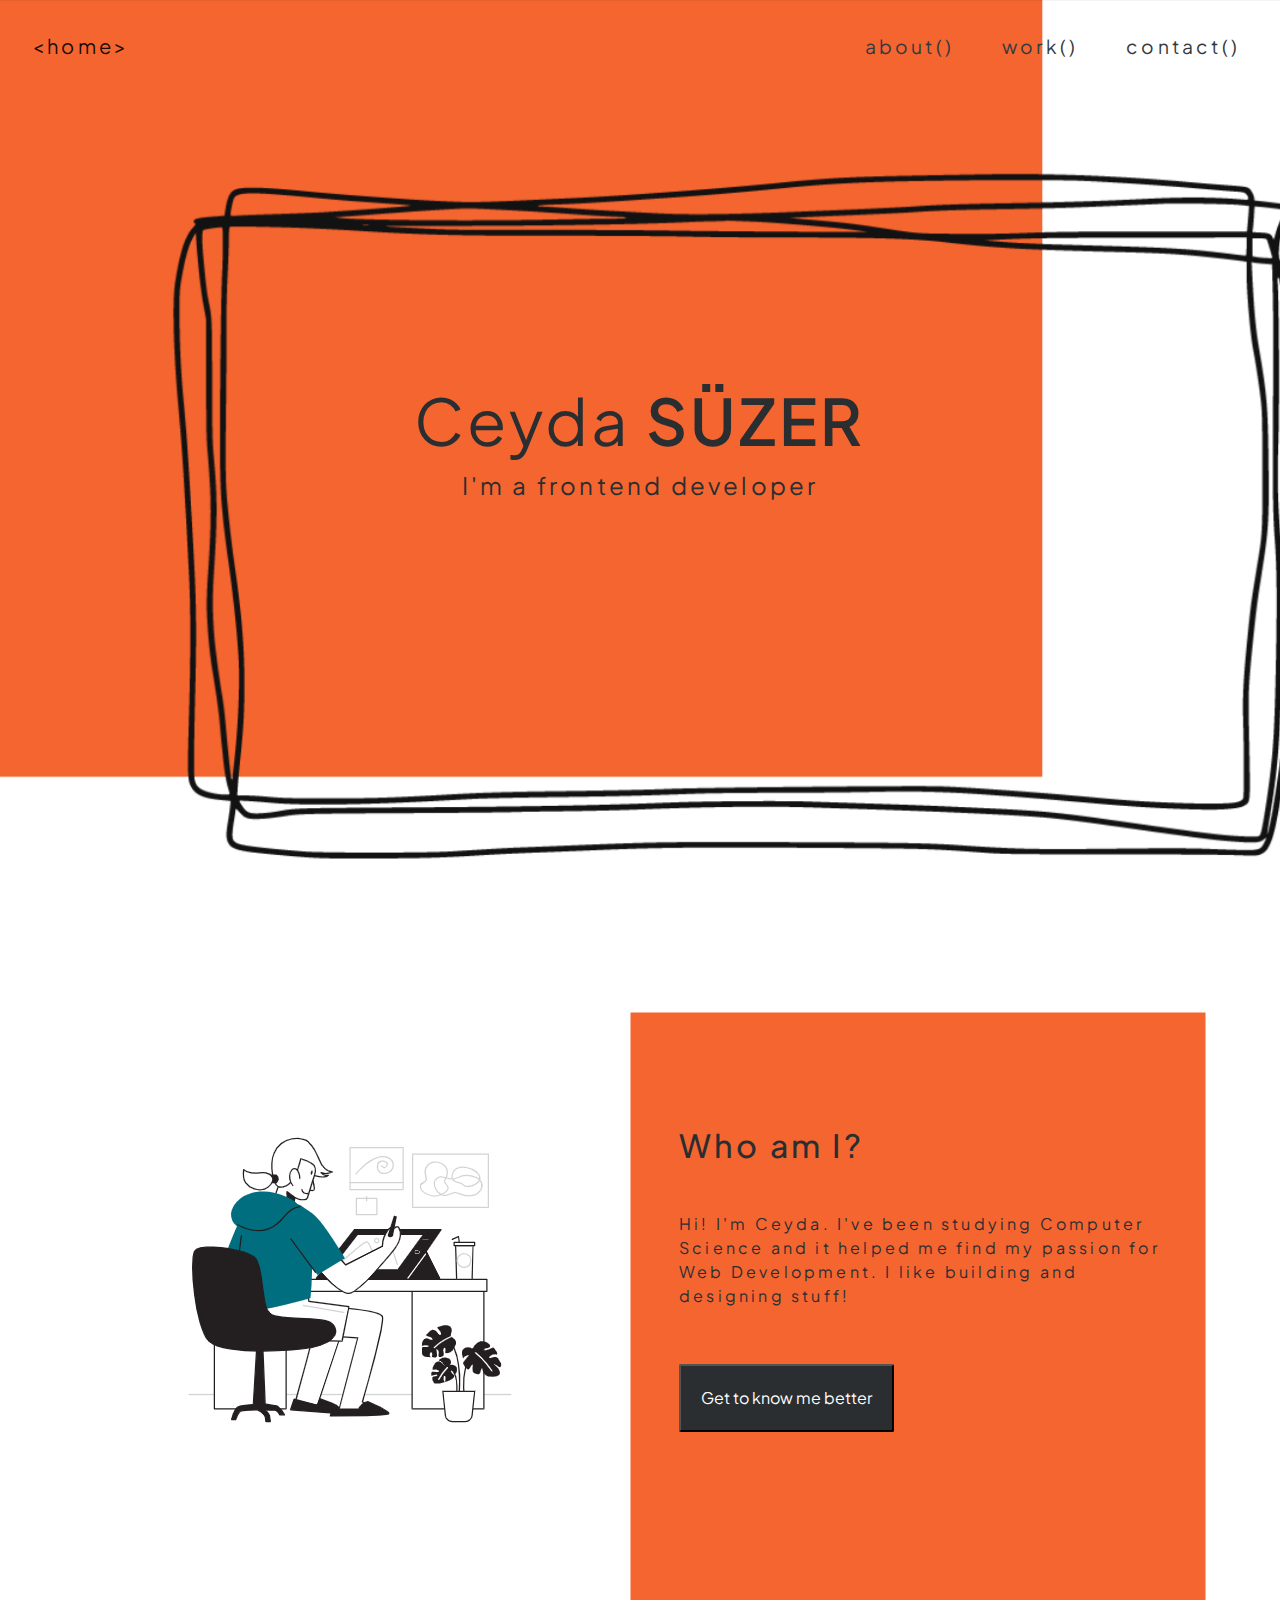
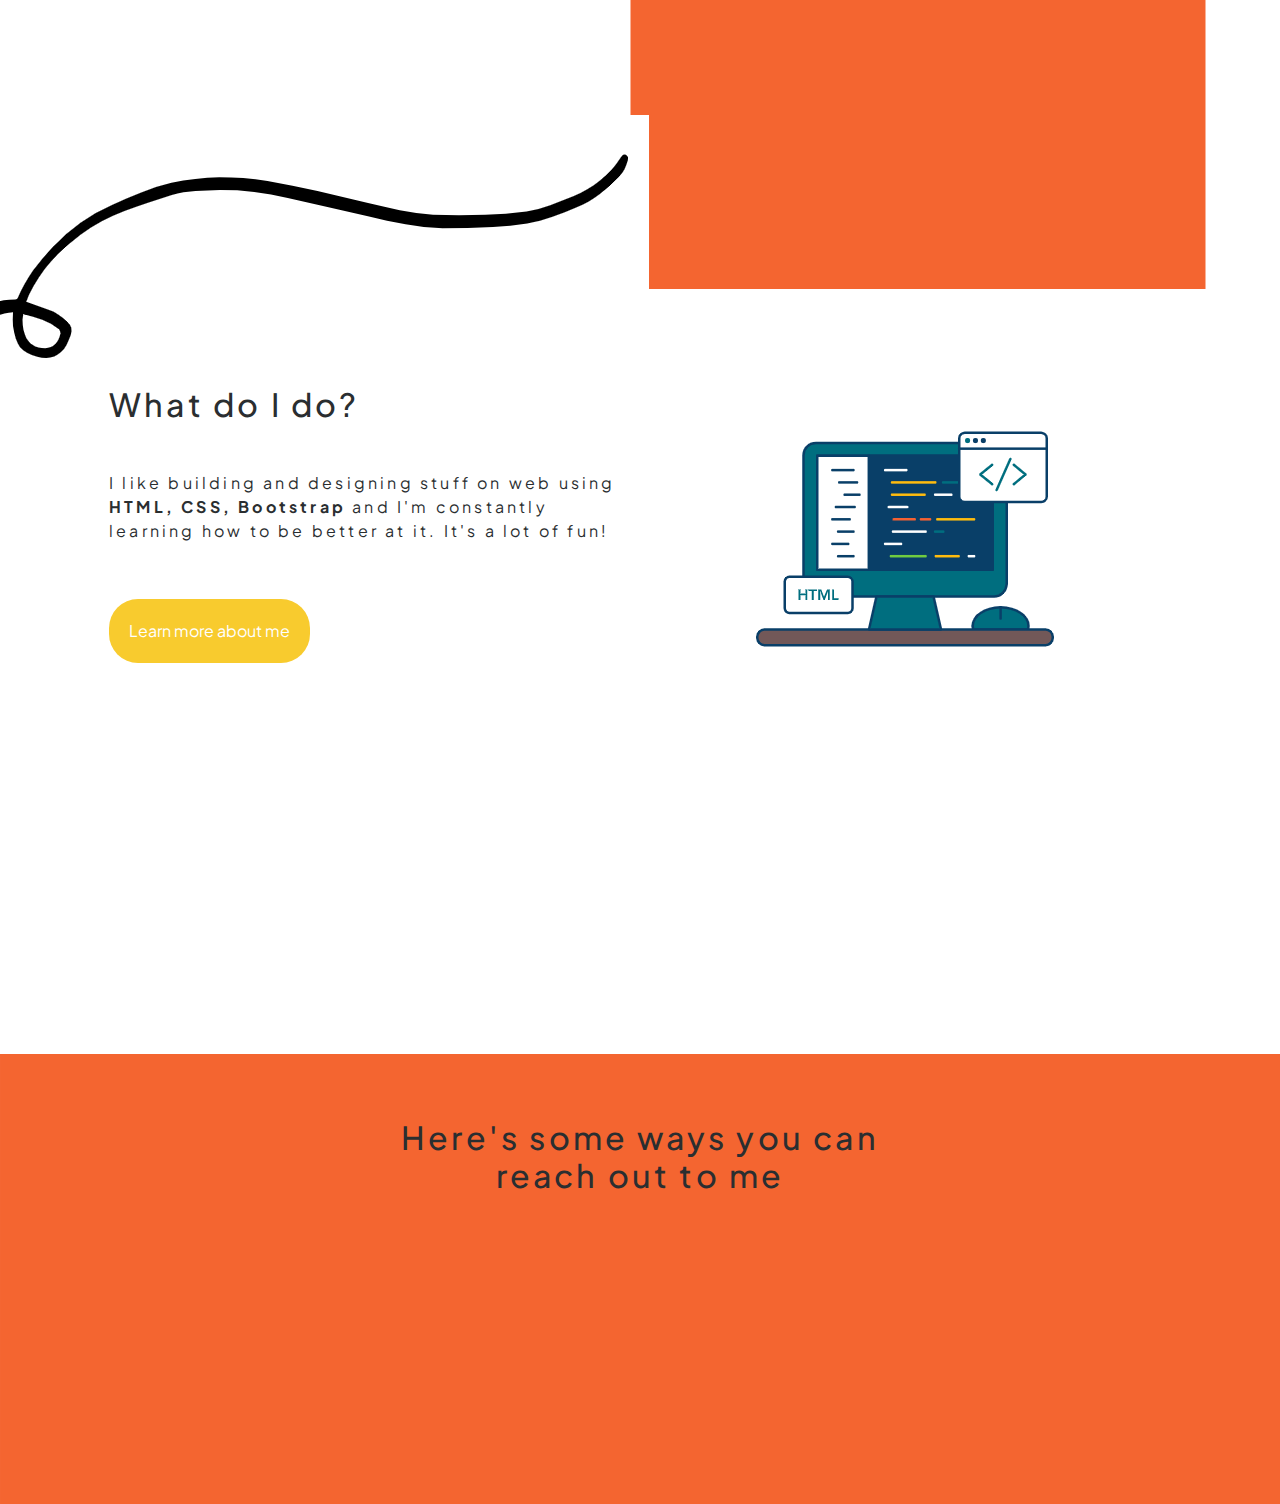
<file: index.html>
<!doctype html>
<html lang="en">
  <head>
    <title>Ceyda Süzer</title>
    <!-- Required meta tags -->
    <meta charset="utf-8">
    <meta name="viewport" content="width=device-width, initial-scale=1, shrink-to-fit=no">

    <!-- Bootstrap CSS -->
    <link rel="stylesheet" href="https://stackpath.bootstrapcdn.com/bootstrap/4.3.1/css/bootstrap.min.css" integrity="sha384-ggOyR0iXCbMQv3Xipma34MD+dH/1fQ784/j6cY/iJTQUOhcWr7x9JvoRxT2MZw1T" crossorigin="anonymous">
    
    <!-- Google Fonts -->
    <link rel="preconnect" href="https://fonts.googleapis.com">
    <link rel="preconnect" href="https://fonts.gstatic.com" crossorigin>
    <link href="https://fonts.googleapis.com/css2?family=Plus+Jakarta+Sans:wght@300;400;500;600&display=swap" rel="stylesheet">
    
    <!-- Font Awesome -->
    <link rel="stylesheet" href="https://cdnjs.cloudflare.com/ajax/libs/font-awesome/6.1.1/css/all.min.css" integrity="sha512-KfkfwYDsLkIlwQp6LFnl8zNdLGxu9YAA1QvwINks4PhcElQSvqcyVLLD9aMhXd13uQjoXtEKNosOWaZqXgel0g==" crossorigin="anonymous" referrerpolicy="no-referrer" />

    <!-- CSS -->
    <link rel="stylesheet" href="assets/style.css">
  </head>

  <body>
    <header class="header-bg-img">
      <div class="container"></div>
        <nav class="navbar navbar-expand-lg navbar-light">  
          <a class="navbar-brand ml-3" href="index.html">&#60;home&#62;</a>
          <button class="navbar-toggler ml-auto" type="button" data-toggle="collapse" data-target="#navbarTogglerDemo01" aria-controls="navbarTogglerDemo01" aria-expanded="false" aria-label="Toggle navigation">
            <span class="navbar-toggler-icon"></span>
          </button>
          <div class="collapse navbar-collapse" id="navbarTogglerDemo01">            
            <ul class="nav navbar-nav ml-auto float-right">
              <li class="nav-item"><a class="nav-link text-dark" href="about-me.html#about-me-timeline">about()</a></li>
              <li class="nav-item"><a class="nav-link text-dark" href="my-work.html">work()</a></li>
              <li class="nav-item"><a class="nav-link text-dark" href="#contact-me">contact()</a></li>
            </ul>
          </div> 
        </nav>
      </div>     
    </header>

    <div class="header-div">
      <h1>Ceyda <span class="text-bold">SÜZER</span></h1>
      <p>I'm a frontend developer</p>
    </div>

    <div class="container">
      <section id="about-me">
        <div class="container mt-5">
          <div class="row">
            <div class="col-lg-6 col-md-4 about-left"><img src="images/Designer _Flatline.png" alt="designer-img"></div>
            <div class="col-lg-6 col-md-8 about-right">
              <div class="about-me-content mt-5 ml-4">
                <h2 class="pt-5 mb-5">Who am I?</h2>
                <p class="mb-5">Hi! I'm Ceyda. I've been studying Computer Science and it helped me find my passion for Web Development. I like building and designing stuff!</p>
                <button class="rectangle-btn mt-2"><a href="about-me.html">Get to know me better</a></button>
              </div>
            </div>
          </div>
        </div>
      </section>
    </div>

    <div class="wave-img">
      <div class="container">
        <img src="images/wave.png" alt="doodle-wave">
      </div>
    </div>

  
    <section id="my-work">
      <div class="container">
        <div class="row">
          <div class="col-lg-6 work-left mt-5">
            <div class="work-content ml-4">
              <h2 class="pt-5 mb-5">What do I do?</h2>
              <p class="mb-5">I like building and designing stuff on web using <strong>HTML, CSS, Bootstrap</strong> and I'm constantly learning how to be better at it. It's a lot of fun!</p>
              <button class="yellow-btn mt-2"><a href="my-work.html">Learn more about me</a></button>
            </div>
          </div>
          <div class="col-lg-6 work-right">
            <img src="images/Web development _Outline.png" alt="pc-image">
          </div>
        </div>
      </div>
    </section>


    <footer id="contact-me">
      <div class="footer-bg">
        <div class="container">
          <div class="row">
            <h2 class="mb-5">Here's some ways you can reach out to me</h2>
          </div>
          <div class="row">
            <div class="col">
              <a href="mailto:ceydasuzerr17@gmail.com" class="ml-4"><i class="fa-solid fa-square-envelope icon-color"></i></a>
            </div>
            <div class="col">
              <a href="https://github.com/ceydasuzer" class="ml-4"><i class="fa-brands fa-github icon-color"></i></a>
            </div>
            <div class="col col-md-4">
              <a href="https://www.linkedin.com/in/ceydasuzer/" class="ml-4"><i class="fa-brands fa-linkedin icon-color"></i></a>
            </div>
          </div>
        </div>
      </div>
    </footer>

    <!-- Optional JavaScript -->
    <!-- jQuery first, then Popper.js, then Bootstrap JS -->
    <script src="https://code.jquery.com/jquery-3.3.1.slim.min.js" integrity="sha384-q8i/X+965DzO0rT7abK41JStQIAqVgRVzpbzo5smXKp4YfRvH+8abtTE1Pi6jizo" crossorigin="anonymous"></script>
    <script src="https://cdnjs.cloudflare.com/ajax/libs/popper.js/1.14.7/umd/popper.min.js" integrity="sha384-UO2eT0CpHqdSJQ6hJty5KVphtPhzWj9WO1clHTMGa3JDZwrnQq4sF86dIHNDz0W1" crossorigin="anonymous"></script>
    <script src="https://stackpath.bootstrapcdn.com/bootstrap/4.3.1/js/bootstrap.min.js" integrity="sha384-JjSmVgyd0p3pXB1rRibZUAYoIIy6OrQ6VrjIEaFf/nJGzIxFDsf4x0xIM+B07jRM" crossorigin="anonymous"></script>
  </body>
</html>
</file>
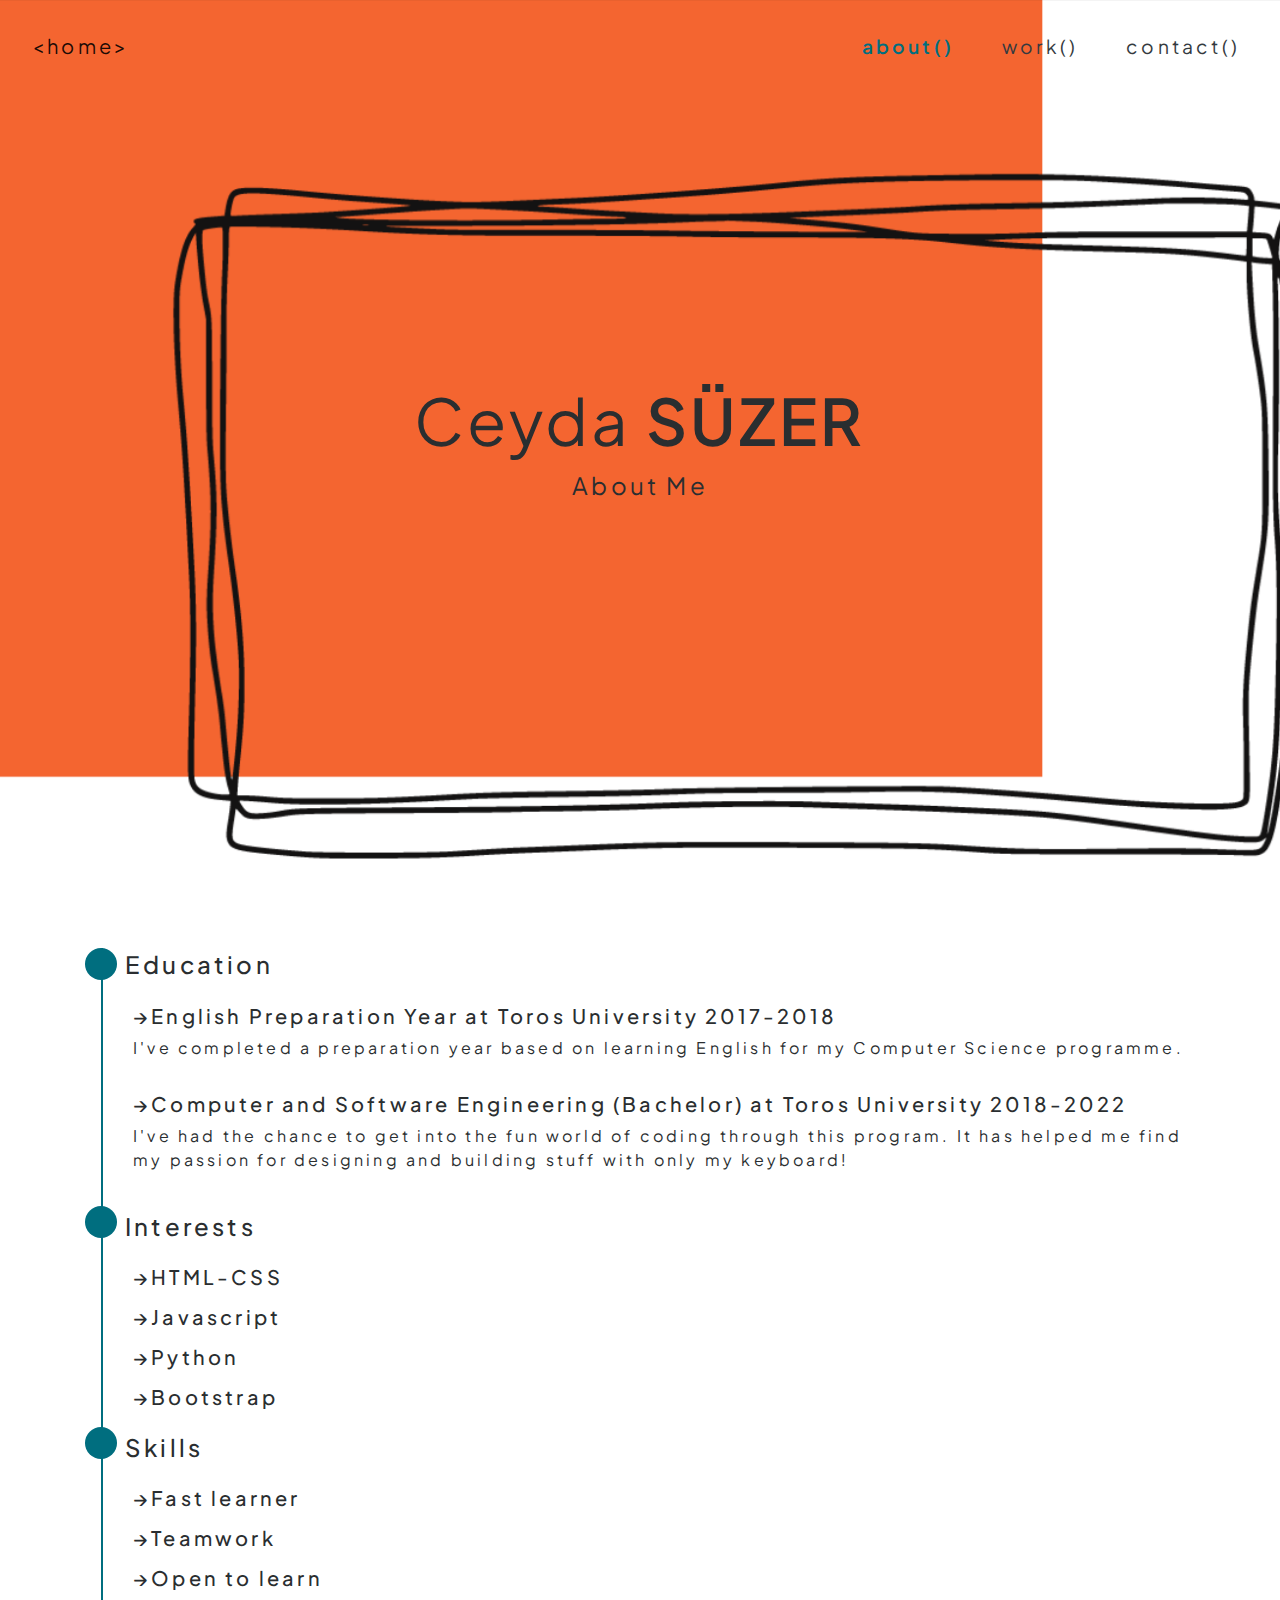
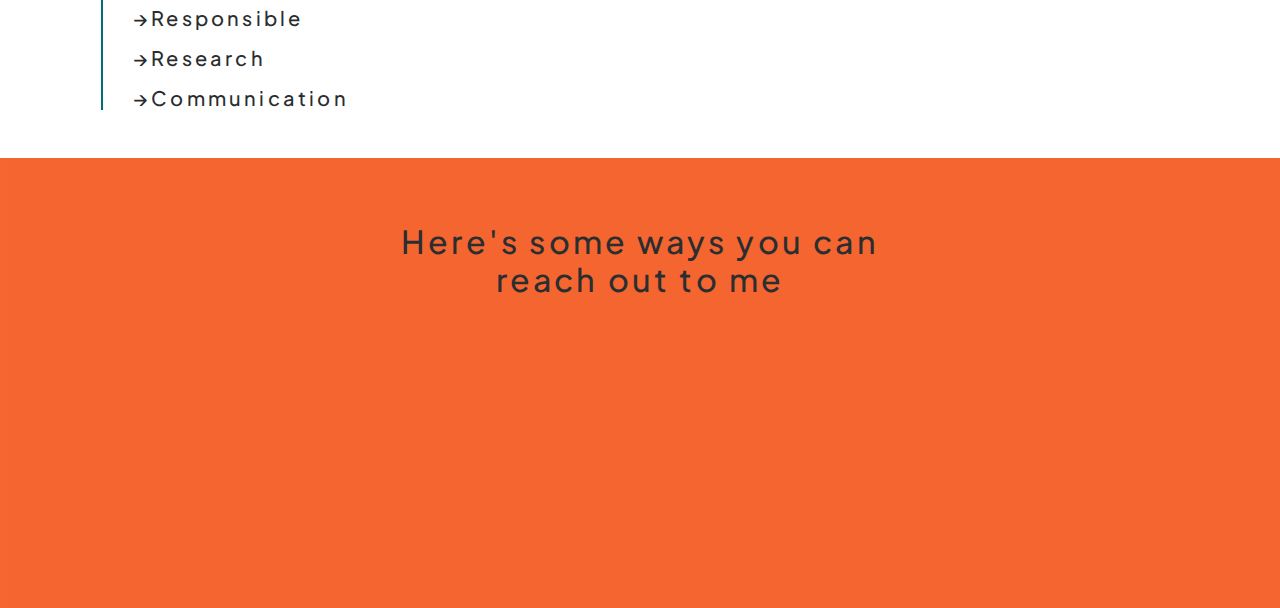
<file: about-me.html>
<!doctype html>
<html lang="en">
  <head>
    <title>Ceyda Süzer</title>
    <!-- Required meta tags -->
    <meta charset="utf-8">
    <meta name="viewport" content="width=device-width, initial-scale=1, shrink-to-fit=no">

    <!-- Bootstrap CSS -->
    <link rel="stylesheet" href="https://stackpath.bootstrapcdn.com/bootstrap/4.3.1/css/bootstrap.min.css" integrity="sha384-ggOyR0iXCbMQv3Xipma34MD+dH/1fQ784/j6cY/iJTQUOhcWr7x9JvoRxT2MZw1T" crossorigin="anonymous">
    
    <!-- Google Fonts -->
    <link rel="preconnect" href="https://fonts.googleapis.com">
    <link rel="preconnect" href="https://fonts.gstatic.com" crossorigin>
    <link href="https://fonts.googleapis.com/css2?family=Plus+Jakarta+Sans:wght@300;400;500;600&display=swap" rel="stylesheet">
    
    <!-- Font Awesome -->
    <link rel="stylesheet" href="https://cdnjs.cloudflare.com/ajax/libs/font-awesome/6.1.1/css/all.min.css" integrity="sha512-KfkfwYDsLkIlwQp6LFnl8zNdLGxu9YAA1QvwINks4PhcElQSvqcyVLLD9aMhXd13uQjoXtEKNosOWaZqXgel0g==" crossorigin="anonymous" referrerpolicy="no-referrer" />

    <!-- CSS -->
    <link rel="stylesheet" href="assets/style.css">
  </head>
  <body>
    <header class="header-bg-img">
      <div class="container"></div>
        <nav class="navbar navbar-expand-lg navbar-light">  
          <a class="navbar-brand ml-3" href="index.html">&#60;home&#62;</a>
          <button class="navbar-toggler ml-auto" type="button" data-toggle="collapse" data-target="#navbarTogglerDemo01" aria-controls="navbarTogglerDemo01" aria-expanded="false" aria-label="Toggle navigation">
            <span class="navbar-toggler-icon"></span>
          </button>
          <div class="collapse navbar-collapse" id="navbarTogglerDemo01">            
            <ul class="nav navbar-nav ml-auto float-right">
              <li class="nav-item"><a class="nav-link text-dark active" href="about-me.html#about-me-timeline">about()</a></li>
              <li class="nav-item"><a class="nav-link text-dark" href="my-work.html#my-work-timeline">work()</a></li>
              <li class="nav-item"><a class="nav-link text-dark" href="#contact-me">contact()</a></li>
            </ul>
          </div> 
        </nav>
      </div>     
    </header>

    <div class="header-div">
      <h1>Ceyda <span class="text-bold">SÜZER</span></h1>
      <p>About Me</p>
    </div>

    <section id="about-me-timeline" class="container mt-5 mb-5">
        <div class="timeline-container">
          <!-- Left vertical line -->
          <div class="container__line"></div>
      
          <!-- The timeline items container -->
          <ul class="container__items">
              <!-- Each timeline item -->
              <li class="container__item">
                  <!-- The circle and title -->
                  <div class="container__top">
                      <!-- The circle -->
                      <div class="container__circle mb-2"></div>
      
                      <!-- The title -->
                      <div class="container__title ml-2">
                          <h4>Education</h4>
                      </div>
                  </div>
      
                  <!-- The description -->
                  <div class="container__desc">
                    <h5 class="mt-3">&#8594;English Preparation Year at Toros University 2017-2018</h5>
                    <p>I've completed a preparation year based on learning English for my Computer Science programme.</p>
                  </div>
                  <div class="container__desc">
                    <h5 class="mt-3">&#8594;Computer and Software Engineering (Bachelor) at Toros University 2018-2022</h5>
                    <p>I've had the chance to get into the fun world of coding through this program. It has helped me find my passion for designing and building stuff with only my keyboard! </p>
                  </div>
              </li>
      
              <!-- Repeat other items -->
              <li class="container__item">
                <!-- The circle and title -->
                <div class="container__top">
                    <!-- The circle -->
                    <div class="container__circle"></div>
    
                    <!-- The title -->
                    <div class="container__title mt-3 ml-2">
                      <h4>Interests</h4>
                    </div>
                </div>
    
                <!-- The description -->
                <div class="container__desc">
                    <h5 class="mt-3">&#8594;HTML-CSS</h5>
                </div>
                <div class="container__desc">
                  <h5 class="mt-3">&#8594;Javascript</h5>
                </div>
                <div class="container__desc">
                  <h5 class="mt-3">&#8594;Python</h5>
                </div>
                <div class="container__desc">
                  <h5 class="mt-3">&#8594;Bootstrap</h5>
                </div>
            </li>

              <!-- Repeat other items -->
              <li class="container__item">
                <!-- The circle and title -->
                <div class="container__top">
                    <!-- The circle -->
                    <div class="container__circle"></div>
    
                    <!-- The title -->
                    <div class="container__title mt-3 ml-2">
                      <h4>Skills</h4>
                    </div>
                </div>
    
                <!-- The description -->
                <div class="container__desc">
                  <h5 class="mt-3">&#8594;Fast learner</h5>
                </div>
                <div class="container__desc">
                  <h5 class="mt-3">&#8594;Teamwork</h5>
                </div>
                <div class="container__desc">
                  <h5 class="mt-3">&#8594;Open to learn</h5>
                </div>
                <div class="container__desc">
                  <h5 class="mt-3">&#8594;Responsible</h5>
                </div>
                <div class="container__desc">
                  <h5 class="mt-3">&#8594;Research</h5>
                </div>
                <div class="container__desc">
                  <h5 class="mt-3">&#8594;Communication</h5>
                </div>
            </li>
          </ul>
      </div>
    </section>


    <footer id="contact-me">
      <div class="footer-bg">
        <div class="container">
          <div class="row">
            <h2 class="mb-5">Here's some ways you can reach out to me</h2>
          </div>
          <div class="row">
            <div class="col">
              <a href="mailto:ceydasuzerr17@gmail.com" class="ml-4"><i class="fa-solid fa-square-envelope icon-color"></i></a>
            </div>
            <div class="col">
              <a href="https://github.com/ceydasuzer" class="ml-4"><i class="fa-brands fa-github icon-color"></i></a>
            </div>
            <div class="col col-md-4">
              <a href="https://www.linkedin.com/in/ceydasuzer/" class="ml-4"><i class="fa-brands fa-linkedin icon-color"></i></a>
            </div>
          </div>
        </div>
      </div>
    </footer>

    <!-- Optional JavaScript -->
    <!-- jQuery first, then Popper.js, then Bootstrap JS -->
    <script src="https://code.jquery.com/jquery-3.3.1.slim.min.js" integrity="sha384-q8i/X+965DzO0rT7abK41JStQIAqVgRVzpbzo5smXKp4YfRvH+8abtTE1Pi6jizo" crossorigin="anonymous"></script>
    <script src="https://cdnjs.cloudflare.com/ajax/libs/popper.js/1.14.7/umd/popper.min.js" integrity="sha384-UO2eT0CpHqdSJQ6hJty5KVphtPhzWj9WO1clHTMGa3JDZwrnQq4sF86dIHNDz0W1" crossorigin="anonymous"></script>
    <script src="https://stackpath.bootstrapcdn.com/bootstrap/4.3.1/js/bootstrap.min.js" integrity="sha384-JjSmVgyd0p3pXB1rRibZUAYoIIy6OrQ6VrjIEaFf/nJGzIxFDsf4x0xIM+B07jRM" crossorigin="anonymous"></script>
  </body>
</html>
</file>
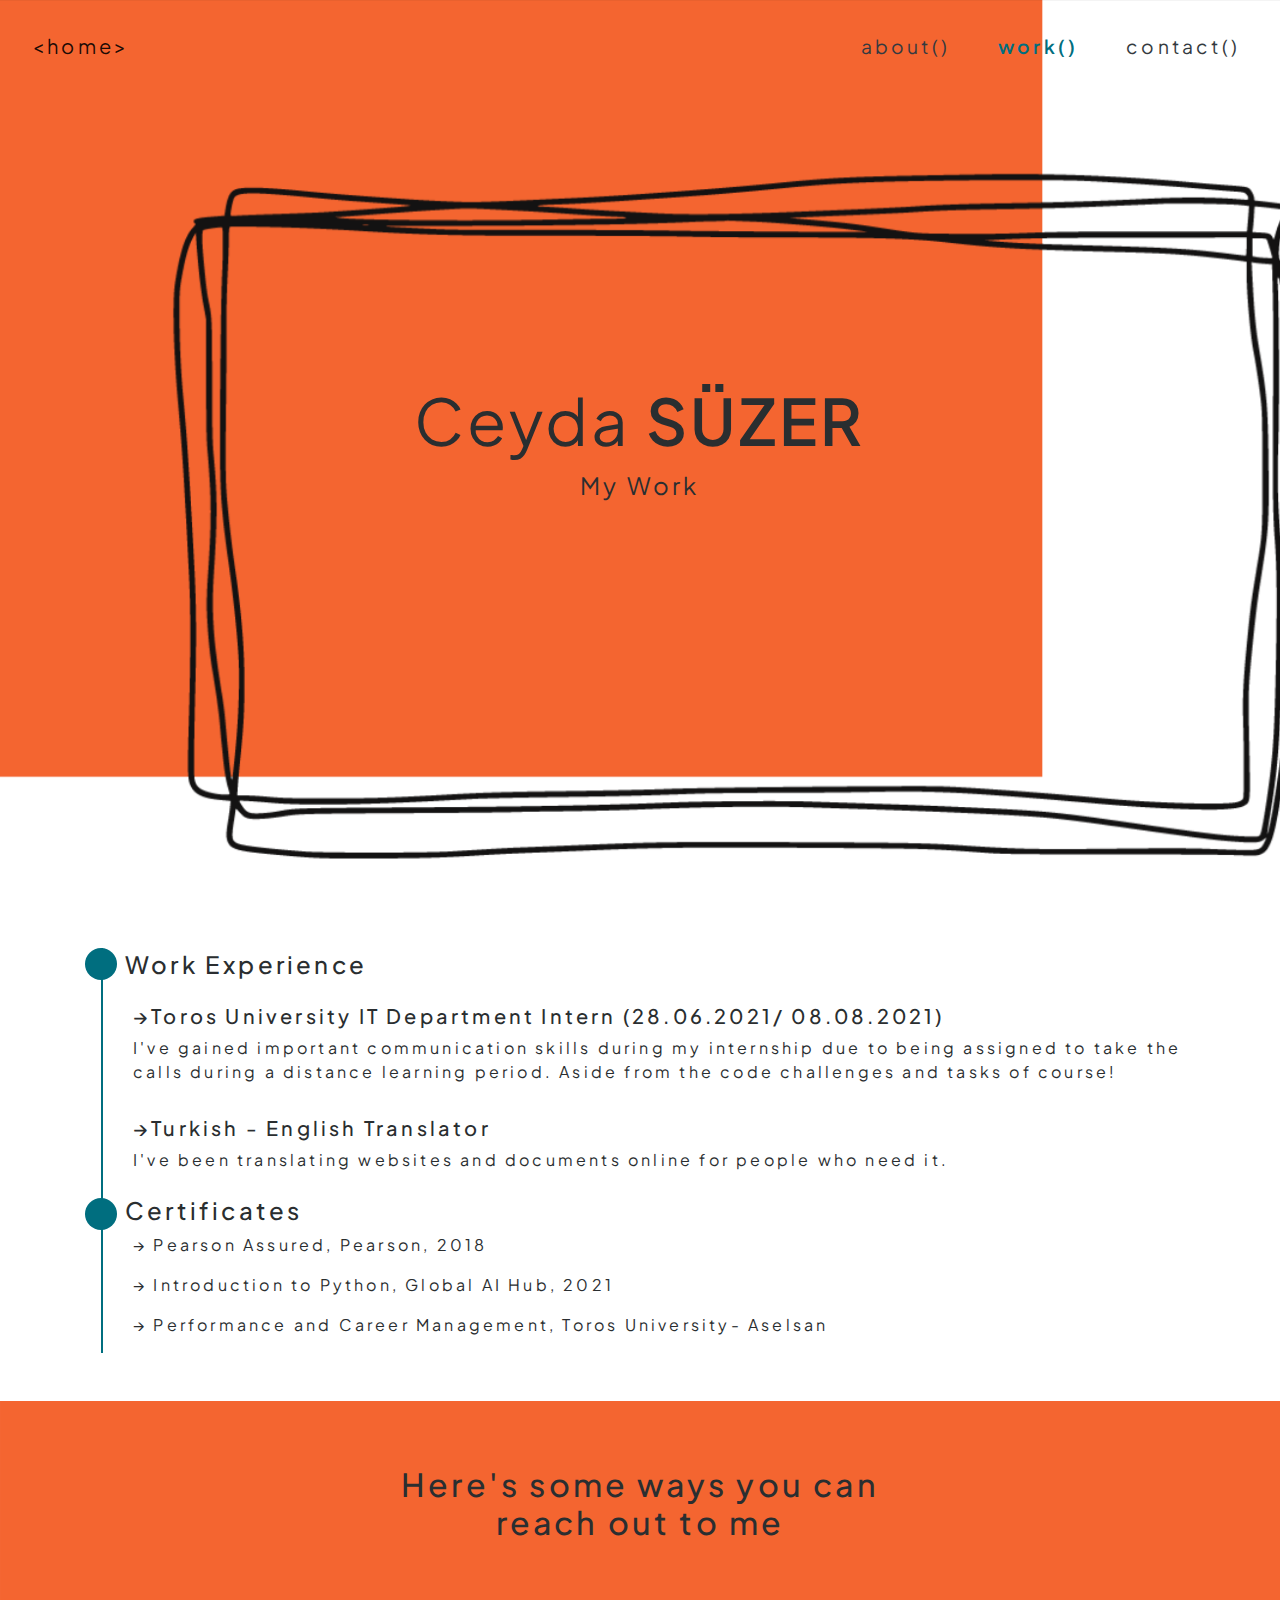
<file: my-work.html>
<!doctype html>
<html lang="en">
  <head>
    <title>Ceyda Süzer</title>
    <!-- Required meta tags -->
    <meta charset="utf-8">
    <meta name="viewport" content="width=device-width, initial-scale=1, shrink-to-fit=no">

    <!-- Bootstrap CSS -->
    <link rel="stylesheet" href="https://stackpath.bootstrapcdn.com/bootstrap/4.3.1/css/bootstrap.min.css" integrity="sha384-ggOyR0iXCbMQv3Xipma34MD+dH/1fQ784/j6cY/iJTQUOhcWr7x9JvoRxT2MZw1T" crossorigin="anonymous">
    
    <!-- Google Fonts -->
    <link rel="preconnect" href="https://fonts.googleapis.com">
    <link rel="preconnect" href="https://fonts.gstatic.com" crossorigin>
    <link href="https://fonts.googleapis.com/css2?family=Plus+Jakarta+Sans:wght@300;400;500;600&display=swap" rel="stylesheet">
    
    <!-- Font Awesome -->
    <link rel="stylesheet" href="https://cdnjs.cloudflare.com/ajax/libs/font-awesome/6.1.1/css/all.min.css" integrity="sha512-KfkfwYDsLkIlwQp6LFnl8zNdLGxu9YAA1QvwINks4PhcElQSvqcyVLLD9aMhXd13uQjoXtEKNosOWaZqXgel0g==" crossorigin="anonymous" referrerpolicy="no-referrer" />

    <!-- CSS -->
    <link rel="stylesheet" href="assets/style.css">
  </head>
  <body>
    <header class="header-bg-img">
      <div class="container"></div>
        <nav class="navbar navbar-expand-lg navbar-light">  
          <a class="navbar-brand ml-3" href="index.html">&#60;home&#62;</a>
          <button class="navbar-toggler ml-auto" type="button" data-toggle="collapse" data-target="#navbarTogglerDemo01" aria-controls="navbarTogglerDemo01" aria-expanded="false" aria-label="Toggle navigation">
            <span class="navbar-toggler-icon"></span>
          </button>
          <div class="collapse navbar-collapse" id="navbarTogglerDemo01">            
            <ul class="nav navbar-nav ml-auto float-right">
              <li class="nav-item"><a class="nav-link text-dark" href="about-me.html#about-me-timeline">about()</a></li>
              <li class="nav-item"><a class="nav-link text-dark active" href="my-work.html#my-work-timeline">work()</a></li>
              <li class="nav-item"><a class="nav-link text-dark" href="#contact-me">contact()</a></li>
            </ul>
          </div> 
        </nav>
      </div>     
    </header>

    <div class="header-div">
      <h1>Ceyda <span class="text-bold">SÜZER</span></h1>
      <p>My Work</p>
    </div>

    <section id="my-work-timeline" class="container mt-5 mb-5">
      <div class="timeline-container">
        <!-- Left vertical line -->
        <div class="container__line"></div>
    
        <!-- The timeline items container -->
        <ul class="container__items">
            <!-- Each timeline item -->
            <li class="container__item">
                <!-- The circle and title -->
                <div class="container__top">
                    <!-- The circle -->
                    <div class="container__circle mb-2"></div>
    
                    <!-- The title -->
                    <div class="container__title ml-2">
                        <h4>Work Experience</h4>
                    </div>
                </div>
    
                <!-- The description -->
                <div class="container__desc">
                  <h5 class="mt-3">&#8594;Toros University IT Department Intern (28.06.2021/ 08.08.2021)</h5>
                  <p>I've gained important communication skills during my internship due to being assigned to take the calls during a distance learning period. Aside from the code challenges and tasks of course! </p>
                </div>
                <div class="container__desc">
                  <h5 class="mt-3">&#8594;Turkish - English Translator </h5>
                  <p>I've been translating websites and documents online for people who need it.</p>
                </div>
            </li>

            <div class="timeline-container">
              <!-- Left vertical line -->
              <div class="container__line"></div>
          
              <!-- The timeline items container -->
              <ul class="container__items">
                  <!-- Each timeline item -->
                  <li class="container__item">
                      <!-- The circle and title -->
                      <div class="container__top">
                          <!-- The circle -->
                          <div class="container__circle"></div>
          
                          <!-- The title -->
                          <div class="container__title ml-2">
                              <h4>Certificates</h4>
                          </div>
                      </div>
          
                      <!-- The description -->
                      <div class="container__desc">
                        <p>&#8594; Pearson Assured, Pearson, 2018</p>
                      </div>
                      <div class="container__desc">
                        <p>&#8594; Introduction to Python, Global AI Hub, 2021</p>
                      </div>
                      <div class="container__desc">
                        <p>&#8594; Performance and Career Management, Toros University- Aselsan</p>
                      </div>
                  </li>
    </section>

    <footer id="contact-me">
      <div class="footer-bg">
        <div class="container">
          <div class="row">
            <h2 class="mb-5">Here's some ways you can reach out to me</h2>
          </div>
          <div class="row">
            <div class="col">
              <a href="mailto:ceydasuzerr17@gmail.com" class="ml-4"><i class="fa-solid fa-square-envelope icon-color"></i></a>
            </div>
            <div class="col">
              <a href="https://github.com/ceydasuzer" class="ml-4"><i class="fa-brands fa-github icon-color"></i></a>
            </div>
            <div class="col col-md-4">
              <a href="https://www.linkedin.com/in/ceydasuzer/" class="ml-4"><i class="fa-brands fa-linkedin icon-color"></i></a>
            </div>
          </div>
        </div>
      </div>
    </footer>

    <!-- Optional JavaScript -->
    <!-- jQuery first, then Popper.js, then Bootstrap JS -->
    <script src="https://code.jquery.com/jquery-3.3.1.slim.min.js" integrity="sha384-q8i/X+965DzO0rT7abK41JStQIAqVgRVzpbzo5smXKp4YfRvH+8abtTE1Pi6jizo" crossorigin="anonymous"></script>
    <script src="https://cdnjs.cloudflare.com/ajax/libs/popper.js/1.14.7/umd/popper.min.js" integrity="sha384-UO2eT0CpHqdSJQ6hJty5KVphtPhzWj9WO1clHTMGa3JDZwrnQq4sF86dIHNDz0W1" crossorigin="anonymous"></script>
    <script src="https://stackpath.bootstrapcdn.com/bootstrap/4.3.1/js/bootstrap.min.js" integrity="sha384-JjSmVgyd0p3pXB1rRibZUAYoIIy6OrQ6VrjIEaFf/nJGzIxFDsf4x0xIM+B07jRM" crossorigin="anonymous"></script>
  </body>
</html>
</file>
<file: assets/style.css>
@import url(buttons.css);
@import url(header.css);
@import url(navbar.css);
@import url(text-image.css);
@import url(about-me-section.css);
@import url(my-work-section.css);
@import url(footer.css);
@import url(timeline.css);

:root  {
    --main-color: #2a2e30;
    --yellow: #f8cb2e;
    --petrol: #006e7f;
    --white: #ffff;
    --orange: #F46530;
}

* {
    box-sizing: border-box;
}

html {
    font-size: 16px;
}

body {
    letter-spacing: .2rem;
    color: var(--main-color);
    font-family: 'Plus Jakarta Sans', sans-serif;
}

h2, p, a {
    display: inline-block;
}

a {
    font-family: 'Plus Jakarta Sans', sans-serif;
    text-decoration: none;
    color: var(--white);
}

a:hover {
    text-decoration: none;
    color: var(--white);
} 

.active {
    font-size: larger;
    font-weight: 600;
    color: var(--petrol) !important;
}

@media (max-width: 992px){
    body {
        width: 100%;
        overflow-x: hidden;
    }
}
</file>
